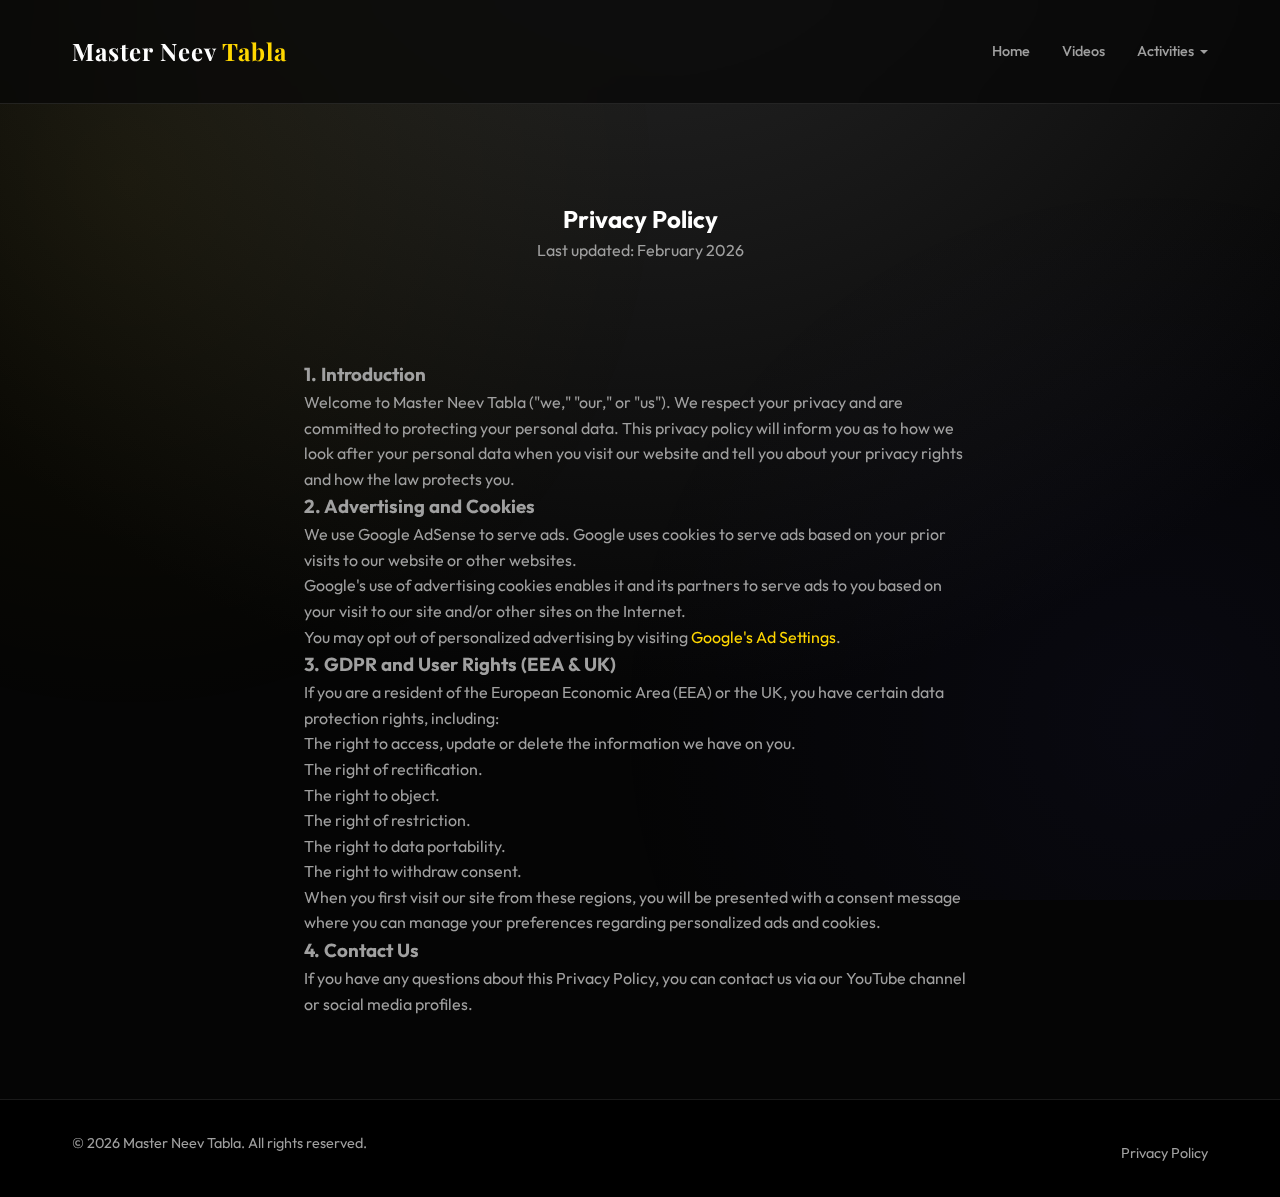
<file: privacy.html>
<!DOCTYPE html>
<html lang="en">

<head>
    <meta charset="UTF-8">
    <meta name="viewport" content="width=device-width, initial-scale=1.0">
    <title>Privacy Policy | Master Neev Tabla</title>
    <meta name="description"
        content="Privacy Policy for Master Neev Tabla regarding data collection, cookies, and advertising.">

    <!-- Fonts -->
    <link rel="preconnect" href="https://fonts.googleapis.com">
    <link rel="preconnect" href="https://fonts.gstatic.com" crossorigin>
    <link
        href="https://fonts.googleapis.com/css2?family=Outfit:wght@300;400;600;700&family=Playfair+Display:ital,wght@0,400;0,700;1,400&display=swap"
        rel="stylesheet">

    <!-- Styles -->
    <link rel="stylesheet" href="style.css?v=3">
</head>

<body>
    <div class="background-glow"></div>

    <header class="glass-header">
        <div class="container header-content">
            <h1 class="logo">Master Neev <span>Tabla</span></h1>
            <nav>
                <a href="index.html">Home</a>
                <a href="index.html#videos">Videos</a>
                <div class="nav-item-dropdown">
                    <span class="nav-dropdown-trigger"
                        style="font-size: 0.9rem; font-weight: 500; color: var(--text-secondary);">Activities</span>
                    <div class="nav-dropdown-menu">
                        <a href="quiz.html">Quiz</a>
                        <a href="game.html">Echo Game</a>
                    </div>
                </div>
            </nav>
        </div>
    </header>

    <main>
        <section class="section-header" style="padding-top: 200px;">
            <div class="container">
                <h2>Privacy Policy</h2>
                <p>Last updated: February 2026</p>
            </div>
        </section>

        <section class="container" style="max-width: 800px; padding-bottom: 50px; color: var(--text-secondary);">
            <div class="glass-card" style="padding: 2rem;">
                <h3>1. Introduction</h3>
                <p>Welcome to Master Neev Tabla ("we," "our," or "us"). We respect your privacy and are committed to
                    protecting your personal data. This privacy policy will inform you as to how we look after your
                    personal data when you visit our website and tell you about your privacy rights and how the law
                    protects you.</p>

                <h3>2. Advertising and Cookies</h3>
                <p>We use Google AdSense to serve ads. Google uses cookies to serve ads based on your prior visits to
                    our website or other websites.</p>
                <p>Google's use of advertising cookies enables it and its partners to serve ads to you based on your
                    visit to our site and/or other sites on the Internet.</p>
                <p>You may opt out of personalized advertising by visiting <a href="https://www.google.com/settings/ads"
                        target="_blank" style="color: var(--accent-color);">Google's Ad Settings</a>.</p>

                <h3>3. GDPR and User Rights (EEA & UK)</h3>
                <p>If you are a resident of the European Economic Area (EEA) or the UK, you have certain data protection
                    rights, including:</p>
                <ul>
                    <li>The right to access, update or delete the information we have on you.</li>
                    <li>The right of rectification.</li>
                    <li>The right to object.</li>
                    <li>The right of restriction.</li>
                    <li>The right to data portability.</li>
                    <li>The right to withdraw consent.</li>
                </ul>
                <p>When you first visit our site from these regions, you will be presented with a consent message where
                    you can manage your preferences regarding personalized ads and cookies.</p>

                <h3>4. Contact Us</h3>
                <p>If you have any questions about this Privacy Policy, you can contact us via our YouTube channel or
                    social media profiles.</p>
            </div>
        </section>
    </main>

    <footer>
        <div class="container footer-content">
            <p>&copy; 2026 Master Neev Tabla. All rights reserved.</p>
            <div class="footer-links" style="margin-top: 10px;">
                <a href="privacy.html"
                    style="color: var(--text-secondary); text-decoration: none; font-size: 0.9rem;">Privacy Policy</a>
            </div>
        </div>
    </footer>
</body>

</html>
</file>
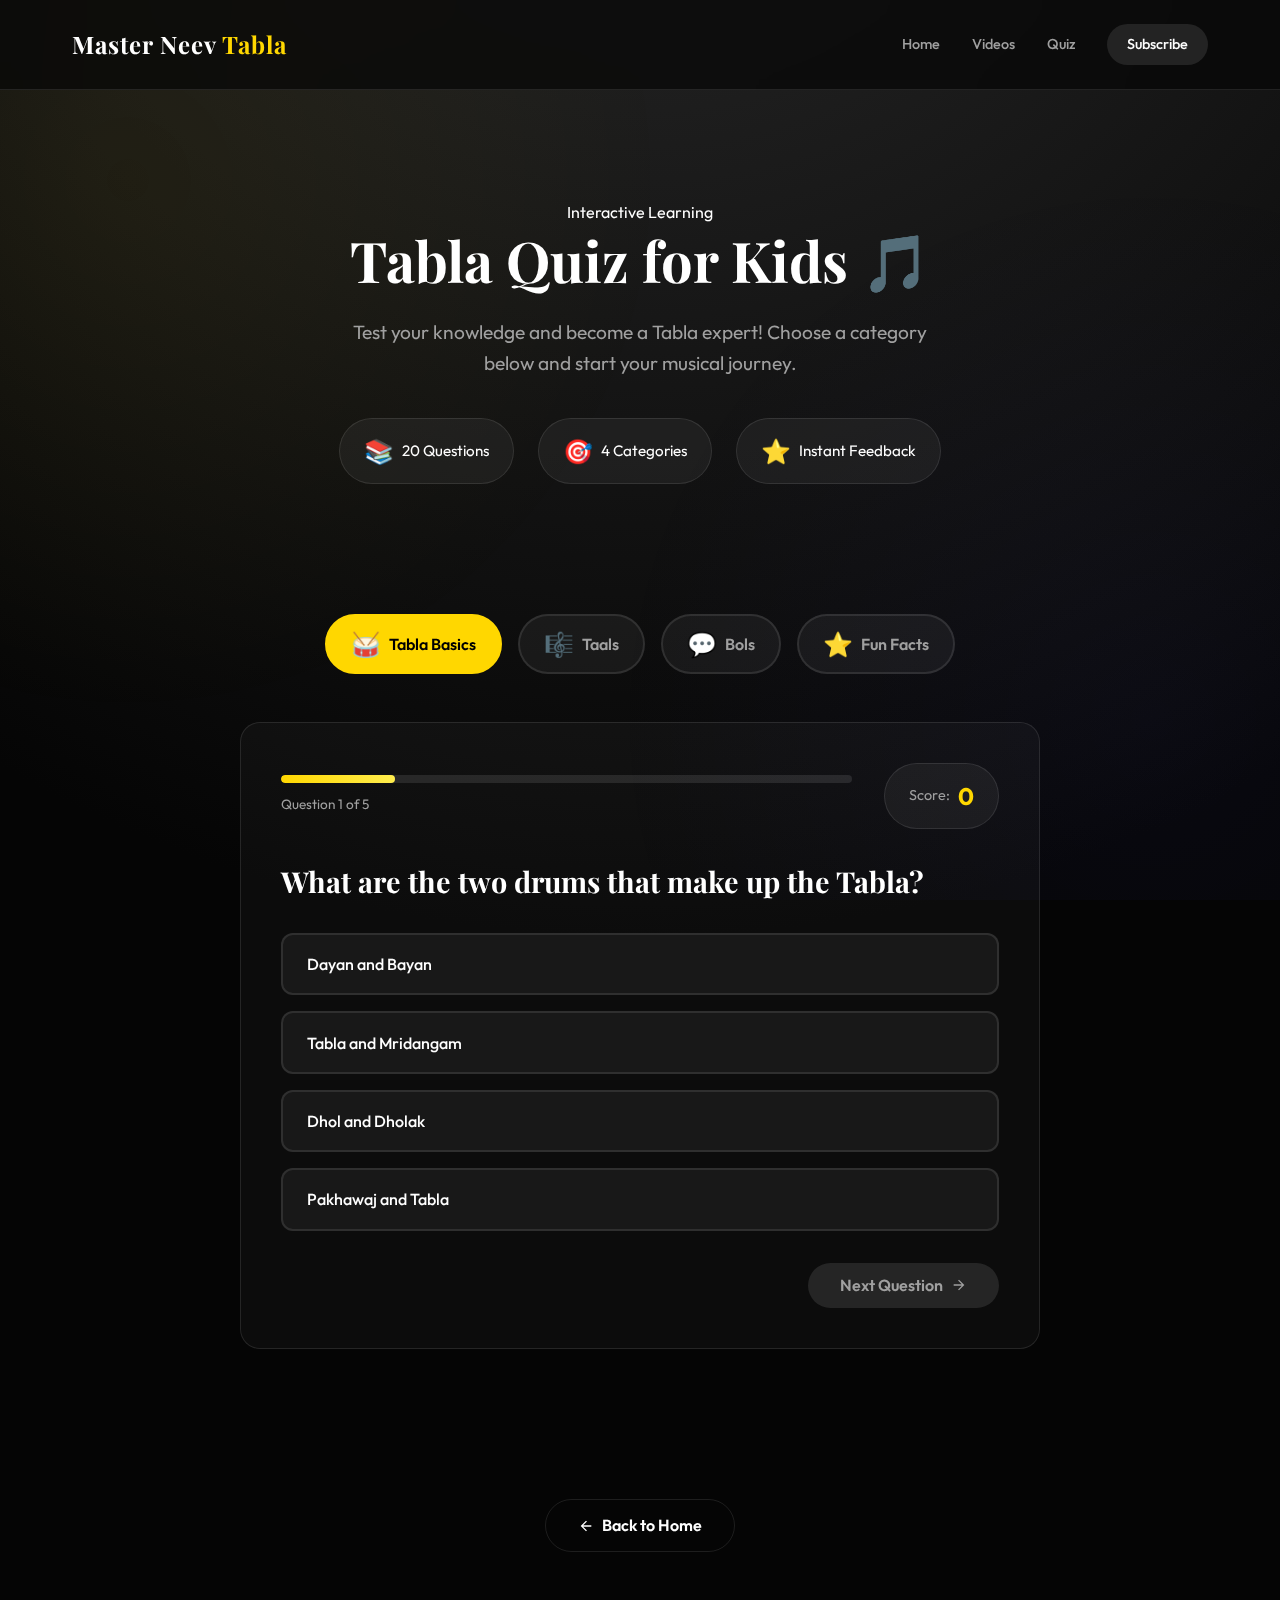
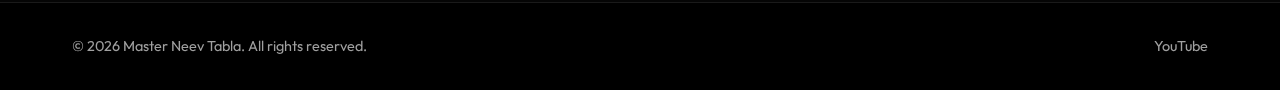
<file: quiz.html>
<!DOCTYPE html>
<html lang="en">

<head>
    <meta charset="UTF-8">
    <meta name="viewport" content="width=device-width, initial-scale=1.0">
    <meta name="description"
        content="Test your Tabla knowledge with fun interactive quizzes! Learn about Taals, Bols, and Indian Classical Music.">
    <meta name="keywords"
        content="Tabla Quiz, Tabla Learning, Taals Quiz, Bols Quiz, Indian Classical Music Quiz, Master Neev">
    <meta name="author" content="Master Neev">

    <!-- Social Sharing Previews -->
    <meta property="og:type" content="website">
    <meta property="og:url" content="http://masterneevtabla.live/quiz.html">
    <meta property="og:title" content="Tabla Quiz for Kids | Master Neev">
    <meta property="og:description"
        content="Test your Tabla knowledge with fun interactive quizzes! Learn about Taals, Bols, and more.">
    <meta property="og:image"
        content="https://yt3.googleusercontent.com/U9Wf2XmobgeVq06B8cUMparxE7P3XGxOThtiEqqGvww-UvTqmU4-H2NQPkxJ7zHYYwUgGgLA=s800-c-k-c0x00ffffff-no-rj">

    <title>Tabla Quiz for Kids | Master Neev</title>

    <link rel="preconnect" href="https://fonts.googleapis.com">
    <link rel="preconnect" href="https://fonts.gstatic.com" crossorigin>
    <link
        href="https://fonts.googleapis.com/css2?family=Outfit:wght@300;400;600;700&family=Playfair+Display:ital,wght@0,400;0,700;1,400&display=swap"
        rel="stylesheet">
    <link rel="stylesheet" href="style.css?v=2">
    <link rel="stylesheet" href="quiz-page.css">
    <script src="config.js" defer></script>
    <script src="quiz-page.js" defer></script>
</head>

<body>
    <div class="background-glow"></div>

    <header class="glass-header">
        <div class="container header-content">
            <h1 class="logo">Master Neev <span>Tabla</span></h1>
            <nav>
                <a href="index.html">Home</a>
                <a href="index.html#videos">Videos</a>
                <a href="quiz.html">Quiz</a>
                <a href="https://www.youtube.com/channel/UCnfSjNZZwVl4gs_ZVn9i1ug?sub_confirmation=1" target="_blank"
                    class="btn-primary-small">Subscribe</a>
            </nav>
        </div>
    </header>

    <main>
        <!-- Hero Section -->
        <section class="quiz-hero">
            <div class="container">
                <div class="quiz-hero-content">
                    <span class="eyebrow">Interactive Learning</span>
                    <h2>Tabla Quiz for Kids 🎵</h2>
                    <p>Test your knowledge and become a Tabla expert! Choose a category below and start your musical
                        journey.</p>
                    <div class="quiz-stats">
                        <div class="stat-badge">
                            <span class="stat-icon">📚</span>
                            <span>20 Questions</span>
                        </div>
                        <div class="stat-badge">
                            <span class="stat-icon">🎯</span>
                            <span>4 Categories</span>
                        </div>
                        <div class="stat-badge">
                            <span class="stat-icon">⭐</span>
                            <span>Instant Feedback</span>
                        </div>
                    </div>
                </div>
            </div>
        </section>

        <!-- Quiz Section -->
        <section class="quiz-main-section">
            <div class="container">
                <div class="quiz-categories">
                    <button class="quiz-category-btn active" data-category="basics">
                        <span class="category-emoji">🥁</span>
                        <span>Tabla Basics</span>
                    </button>
                    <button class="quiz-category-btn" data-category="taals">
                        <span class="category-emoji">🎼</span>
                        <span>Taals</span>
                    </button>
                    <button class="quiz-category-btn" data-category="bols">
                        <span class="category-emoji">💬</span>
                        <span>Bols</span>
                    </button>
                    <button class="quiz-category-btn" data-category="fun">
                        <span class="category-emoji">⭐</span>
                        <span>Fun Facts</span>
                    </button>
                </div>

                <div class="quiz-container">
                    <div class="quiz-header">
                        <div class="quiz-progress">
                            <div class="progress-bar">
                                <div class="progress-fill" id="quiz-progress"></div>
                            </div>
                            <span class="progress-text" id="progress-text">Question 1 of 5</span>
                        </div>
                        <div class="quiz-score">
                            <span class="score-label">Score:</span>
                            <span class="score-value" id="score-value">0</span>
                        </div>
                    </div>

                    <div class="quiz-content" id="quiz-content">
                        <div class="question-card">
                            <h4 class="question-text" id="question-text">Loading question...</h4>
                            <div class="answers-grid" id="answers-grid">
                                <!-- Answers will be populated by JavaScript -->
                            </div>
                        </div>
                    </div>

                    <div class="quiz-result hidden" id="quiz-result">
                        <div class="result-animation">
                            <div class="result-emoji" id="result-emoji">🎉</div>
                            <h3 class="result-title" id="result-title">Amazing!</h3>
                            <p class="result-message" id="result-message">You scored 5 out of 5!</p>
                            <div class="result-stars" id="result-stars">
                                <!-- Stars will be populated by JavaScript -->
                            </div>
                        </div>
                        <div class="result-actions">
                            <button class="btn-primary" id="restart-quiz">Try Again</button>
                            <button class="btn-secondary" id="change-category">Change Category</button>
                        </div>
                    </div>

                    <div class="quiz-actions">
                        <button class="btn-quiz-action" id="next-question" disabled>
                            Next Question
                            <svg viewBox="0 0 24 24" fill="currentColor" width="16" height="16">
                                <path d="M12 4l-1.41 1.41L16.17 11H4v2h12.17l-5.58 5.59L12 20l8-8z" />
                            </svg>
                        </button>
                    </div>
                </div>
            </div>
        </section>

        <!-- Call to Action Section -->
        <section class="cta-section" id="cta-section">
            <div class="container">
                <div class="cta-card glass-card">
                    <div class="cta-content">
                        <div class="cta-emoji">🎉</div>
                        <h3>Enjoyed the Quiz?</h3>
                        <p>Support Master Neev by subscribing to the YouTube channel and liking the videos. Join our
                            growing community of Tabla enthusiasts!</p>

                        <div class="cta-buttons">
                            <a href="https://www.youtube.com/channel/UCnfSjNZZwVl4gs_ZVn9i1ug?sub_confirmation=1"
                                target="_blank" class="btn-cta subscribe-btn">
                                <svg viewBox="0 0 24 24" fill="currentColor" width="24" height="24">
                                    <path
                                        d="M19.615 3.184c-3.604-.246-11.631-.245-15.23 0-3.897.266-4.356 2.62-4.385 8.816.029 6.185.484 8.549 4.385 8.816 3.6.245 11.626.246 15.23 0 3.897-.266 4.356-2.62 4.385-8.816-.029-6.185-.484-8.549-4.385-8.816zm-10.615 12.816v-8l8 3.993-8 4.007z" />
                                </svg>
                                Subscribe to Channel
                            </a>
                            <a href="https://www.youtube.com/channel/UCnfSjNZZwVl4gs_ZVn9i1ug" target="_blank"
                                class="btn-cta like-btn">
                                <svg viewBox="0 0 24 24" fill="currentColor" width="24" height="24">
                                    <path
                                        d="M1 21h4V9H1v12zm22-11c0-1.1-.9-2-2-2h-6.31l.95-4.57.03-.32c0-.41-.17-.79-.44-1.06L14.17 1 7.59 7.59C7.22 7.95 7 8.45 7 9v10c0 1.1.9 2 2 2h9c.83 0 1.54-.5 1.84-1.22l3.02-7.05c.09-.23.14-.47.14-.73v-1.91l-.01-.01L23 10z" />
                                </svg>
                                Like Our Videos
                            </a>
                        </div>

                        <div class="social-proof">
                            <div class="social-stat">
                                <span class="social-number" id="cta-subscribers">68</span>
                                <span class="social-label">Subscribers</span>
                            </div>
                            <div class="stat-divider"></div>
                            <div class="social-stat">
                                <span class="social-number" id="cta-videos">15+</span>
                                <span class="social-label">Videos</span>
                            </div>
                            <div class="stat-divider"></div>
                            <div class="social-stat">
                                <span class="social-number" id="cta-views">2.5K+</span>
                                <span class="social-label">Views</span>
                            </div>
                        </div>

                        <div class="share-quiz">
                            <p class="share-label">Share this quiz with friends:</p>
                            <div class="share-buttons-row">
                                <button class="share-btn whatsapp" title="Share on WhatsApp">
                                    <svg viewBox="0 0 24 24" fill="currentColor" width="20" height="20">
                                        <path
                                            d="M17.472 14.382c-.297-.149-1.758-.867-2.03-.967-.273-.099-.471-.148-.67.15-.197.297-.767.966-.94 1.164-.173.199-.347.223-.644.075-.297-.15-1.255-.463-2.39-1.475-.883-.788-1.48-1.761-1.653-2.059-.173-.297-.018-.458.13-.606.134-.133.298-.347.446-.52.149-.174.198-.298.298-.497.099-.198.05-.371-.025-.52-.075-.149-.669-1.612-.916-2.207-.242-.579-.487-.5-.669-.51-.173-.008-.371-.01-.57-.01-.198 0-.52.074-.792.372-.272.297-1.04 1.016-1.04 2.479 0 1.462 1.065 2.875 1.213 3.074.149.198 2.096 3.2 5.077 4.487.709.306 1.262.489 1.694.625.712.227 1.36.195 1.871.118.571-.085 1.758-.719 2.006-1.413.248-.694.248-1.289.173-1.413-.074-.124-.272-.198-.57-.347m-5.421 7.403h-.004a9.87 9.87 0 01-5.031-1.378l-.361-.214-3.741.982.998-3.648-.235-.374a9.86 9.86 0 01-1.51-5.26c.001-5.45 4.436-9.884 9.888-9.884 2.64 0 5.122 1.03 6.988 2.898a9.825 9.825 0 012.893 6.994c-.003 5.45-4.437 9.884-9.885 9.884m8.413-18.297A11.815 11.815 0 0012.05 0C5.495 0 .16 5.335.157 11.892c0 2.096.547 4.142 1.588 5.945L.057 24l6.305-1.654a11.882 11.882 0 005.683 1.448h.005c6.554 0 11.89-5.335 11.893-11.893a11.821 11.821 0 00-3.48-8.413Z" />
                                    </svg>
                                </button>
                                <button class="share-btn facebook" title="Share on Facebook">
                                    <svg viewBox="0 0 24 24" fill="currentColor" width="20" height="20">
                                        <path
                                            d="M24 12.073c0-6.627-5.373-12-12-12s-12 5.373-12 12c0 5.99 4.388 10.954 10.125 11.854v-8.385H7.078v-3.47h3.047V9.43c0-3.007 1.792-4.669 4.533-4.669 1.312 0 2.686.235 2.686.235v2.953H15.83c-1.491 0-1.956.925-1.956 1.874v2.25h3.328l-.532 3.47h-2.796v8.385C19.612 23.027 24 18.062 24 12.073z" />
                                    </svg>
                                </button>
                                <button class="share-btn twitter" title="Share on Twitter">
                                    <svg viewBox="0 0 24 24" fill="currentColor" width="20" height="20">
                                        <path
                                            d="M23.953 4.57a10 10 0 01-2.825.775 4.958 4.958 0 002.163-2.723c-.951.555-2.005.959-3.127 1.184a4.92 4.92 0 00-8.384 4.482C7.69 8.095 4.067 6.13 1.64 3.162a4.822 4.822 0 00-.666 2.475c0 1.71.87 3.213 2.188 4.096a4.904 4.904 0 01-2.228-.616v.06a4.923 4.923 0 003.946 4.827 4.996 4.996 0 01-2.212.085 4.936 4.936 0 004.604 3.417 9.867 9.867 0 01-6.102 2.105c-.39 0-.779-.023-1.17-.067a13.995 13.995 0 007.557 2.209c9.053 0 13.998-7.496 13.998-13.985 0-.21 0-.42-.015-.63A9.935 9.935 0 0024 4.59z" />
                                    </svg>
                                </button>
                                <button class="share-btn copy-link" title="Copy Link">
                                    <svg viewBox="0 0 24 24" fill="currentColor" width="20" height="20">
                                        <path
                                            d="M16 1H4c-1.1 0-2 .9-2 2v14h2V3h12V1zm3 4H8c-1.1 0-2 .9-2 2v14c0 1.1.9 2 2 2h11c1.1 0 2-.9 2-2V7c0-1.1-.9-2-2-2zm0 16H8V7h11v14z" />
                                    </svg>
                                    <span class="copy-feedback">Copied!</span>
                                </button>
                            </div>
                        </div>
                    </div>
                </div>
            </div>
        </section>

        <!-- Back to Home -->
        <section class="back-home-section">
            <div class="container">
                <a href="index.html" class="btn-secondary">
                    <svg viewBox="0 0 24 24" fill="currentColor" width="16" height="16">
                        <path d="M20 11H7.83l5.59-5.59L12 4l-8 8 8 8 1.41-1.41L7.83 13H20v-2z" />
                    </svg>
                    Back to Home
                </a>
            </div>
        </section>
    </main>

    <footer>
        <div class="container footer-content">
            <p>&copy; 2026 Master Neev Tabla. All rights reserved.</p>
            <div class="social-links">
                <a href="https://www.youtube.com/channel/UCnfSjNZZwVl4gs_ZVn9i1ug" target="_blank">YouTube</a>
            </div>
        </div>
    </footer>
</body>

</html>
</file>
<file: style.css>
:root {
    --bg-color: #050505;
    --bg-gradient: radial-gradient(circle at 50% -20%, #2a2a2a, #050505 60%);
    --card-bg: rgba(255, 255, 255, 0.03);
    --card-border: rgba(255, 255, 255, 0.1);
    --text-primary: #ffffff;
    --text-secondary: #a0a0a0;
    --accent-color: #ffd700;
    --accent-glow: rgba(255, 215, 0, 0.3);
    --font-heading: 'Playfair Display', serif;
    --font-body: 'Outfit', sans-serif;
    --transition: all 0.3s cubic-bezier(0.25, 0.8, 0.25, 1);
}

* {
    margin: 0;
    padding: 0;
    box-sizing: border-box;
}

body {
    font-family: var(--font-body);
    background-color: var(--bg-color);
    background-image: var(--bg-gradient);
    color: var(--text-primary);
    line-height: 1.6;
    overflow-x: hidden;
    min-height: 100vh;
}

a {
    text-decoration: none;
    color: inherit;
    transition: var(--transition);
}

ul {
    list-style: none;
}

img {
    max-width: 100%;
    display: block;
}

.container {
    max-width: 1200px;
    margin: 0 auto;
    padding: 0 2rem;
}

/* Background Effects */
.background-glow {
    position: fixed;
    top: 0;
    left: 0;
    width: 100%;
    height: 100%;
    pointer-events: none;
    background:
        radial-gradient(circle at 10% 20%, rgba(255, 215, 0, 0.05) 0%, transparent 40%),
        radial-gradient(circle at 90% 80%, rgba(100, 100, 255, 0.05) 0%, transparent 40%);
    z-index: -1;
}

/* Header */
.glass-header {
    position: fixed;
    top: 0;
    left: 0;
    width: 100%;
    padding: 1.5rem 0;
    background: rgba(5, 5, 5, 0.7);
    backdrop-filter: blur(20px);
    -webkit-backdrop-filter: blur(20px);
    border-bottom: 1px solid var(--card-border);
    z-index: 1000;
}

.header-content {
    display: flex;
    justify-content: space-between;
    align-items: center;
}

.logo {
    font-family: var(--font-heading);
    font-size: 1.5rem;
    font-weight: 700;
    letter-spacing: 1px;
}

.logo span {
    color: var(--accent-color);
}

nav {
    display: flex;
    gap: 2rem;
    align-items: center;
}

nav a {
    font-size: 0.9rem;
    font-weight: 500;
    color: var(--text-secondary);
}

nav a:hover {
    color: var(--text-primary);
}

/* Dropdown Menu */
.nav-item-dropdown {
    position: relative;
    display: inline-block;
    padding: 1rem 0;
    /* Add padding to bridge gap for hover */
}

.nav-dropdown-trigger {
    cursor: pointer;
    display: flex;
    align-items: center;
    gap: 4px;
}

.nav-dropdown-trigger::after {
    content: '';
    display: inline-block;
    width: 0;
    height: 0;
    margin-left: 2px;
    vertical-align: middle;
    border-top: 4px solid var(--text-secondary);
    border-right: 4px solid transparent;
    border-left: 4px solid transparent;
    transition: var(--transition);
}

.nav-dropdown-menu {
    position: absolute;
    top: 100%;
    left: 50%;
    transform: translateX(-50%) translateY(10px);
    background: rgba(10, 10, 10, 0.95);
    backdrop-filter: blur(20px);
    -webkit-backdrop-filter: blur(20px);
    min-width: 180px;
    border: 1px solid var(--card-border);
    border-radius: 12px;
    padding: 0.5rem;
    opacity: 0;
    visibility: hidden;
    transition: all 0.3s ease;
    box-shadow: 0 10px 40px rgba(0, 0, 0, 0.5);
    z-index: 1100;
}

.nav-item-dropdown:hover .nav-dropdown-menu {
    opacity: 1;
    visibility: visible;
    transform: translateX(-50%) translateY(0);
}

.nav-item-dropdown:hover .nav-dropdown-trigger::after {
    transform: rotate(180deg);
    border-top-color: var(--accent-color);
}

.nav-dropdown-menu a {
    display: block;
    padding: 0.8rem 1rem;
    color: var(--text-secondary);
    text-align: left;
    border-radius: 8px;
    transition: var(--transition);
    white-space: nowrap;
}

.nav-dropdown-menu a:hover {
    background: rgba(255, 255, 255, 0.05);
    color: var(--accent-color);
    padding-left: 1.2rem;
    /* Slide effect */
}

.btn-primary-small {
    background: rgba(255, 255, 255, 0.1);
    padding: 0.5rem 1.2rem;
    border-radius: 50px;
    color: var(--text-primary) !important;
    border: 1px solid transparent;
}

.btn-primary-small:hover {
    background: var(--accent-color);
    color: #000 !important;
    transform: translateY(-2px);
    box-shadow: 0 4px 15px var(--accent-glow);
}

/* Hero Section */
.hero-section {
    padding-top: 200px;
    padding-bottom: 100px;
    min-height: 90vh;
    display: flex;
    align-items: center;
}

.hero-layout {
    display: grid;
    grid-template-columns: 1fr 1fr;
    gap: 4rem;
    align-items: center;
}

.hero-text .eyebrow {
    text-transform: uppercase;
    letter-spacing: 3px;
    font-size: 0.8rem;
    color: var(--accent-color);
    margin-bottom: 1rem;
    display: block;
}

.hero-text h2 {
    font-family: var(--font-heading);
    font-size: 4rem;
    line-height: 1.1;
    margin-bottom: 1.5rem;
}

.gradient-text {
    background: linear-gradient(135deg, #fff 0%, #a0a0a0 100%);
    background-clip: text;
    -webkit-background-clip: text;
    -webkit-text-fill-color: transparent;
}

.hero-text p {
    color: var(--text-secondary);
    font-size: 1.1rem;
    max-width: 500px;
    margin-bottom: 2.5rem;
}

.hero-buttons {
    display: flex;
    gap: 1rem;
}

.btn-primary,
.btn-secondary,
.btn-cta {
    display: inline-flex;
    align-items: center;
    justify-content: center;
    gap: 0.5rem;
    padding: 0.8rem 2rem;
    border-radius: 50px;
    font-weight: 600;
    cursor: pointer;
    transition: var(--transition);
}

.btn-primary {
    background: var(--accent-color);
    color: #000;
    box-shadow: 0 0 20px var(--accent-glow);
}

.btn-primary:hover {
    background: #e6c200;
    transform: translateY(-3px);
    box-shadow: 0 10px 30px var(--accent-glow);
}

.btn-secondary {
    background: transparent;
    border: 1px solid var(--card-border);
    color: var(--text-primary);
}

.btn-secondary:hover {
    border-color: var(--text-primary);
    background: rgba(255, 255, 225, 0.05);
}

.hero-image-wrapper {
    position: relative;
    display: flex;
    justify-content: center;
}

.image-halo {
    position: absolute;
    width: 100%;
    height: 100%;
    border-radius: 50%;
    background: radial-gradient(circle, var(--accent-glow) 0%, transparent 70%);
    transform: scale(1.2);
    z-index: -1;
    animation: pulse 4s infinite;
}

.hero-profile-img {
    width: 400px;
    height: 400px;
    object-fit: cover;
    border-radius: 50%;
    border: 2px solid var(--card-border);
    box-shadow: 0 20px 50px rgba(0, 0, 0, 0.5);
}

@keyframes pulse {
    0% {
        transform: scale(1.2);
        opacity: 0.5;
    }

    50% {
        transform: scale(1.3);
        opacity: 0.8;
    }

    100% {
        transform: scale(1.2);
        opacity: 0.5;
    }
}

/* Video Section */
.videos-section {
    padding: 100px 0;
}

.section-header {
    text-align: center;
    margin-bottom: 4rem;
}

.section-header h3 {
    font-family: var(--font-heading);
    font-size: 2.5rem;
    margin-bottom: 0.5rem;
}

.section-header p {
    color: var(--text-secondary);
}

.video-grid {
    display: grid;
    grid-template-columns: repeat(auto-fill, minmax(320px, 1fr));
    gap: 2rem;
}

/* Channel Stats */
.category-title {
    font-family: var(--font-heading);
    font-size: 1.8rem;
    margin-bottom: 2rem;
    color: #fff;
    border-left: 4px solid var(--accent-color);
    padding-left: 1rem;
}

.channel-stats-row {
    display: flex;
    align-items: center;
    gap: 1.5rem;
    margin-bottom: 2rem;
    padding: 1rem 1.5rem;
    background: rgba(255, 255, 255, 0.05);
    border-radius: 12px;
    border: 1px solid var(--card-border);
    width: fit-content;
}

.stat-item {
    display: flex;
    flex-direction: column;
}

.stat-number {
    font-size: 1.2rem;
    font-weight: 700;
    color: var(--accent-color);
    line-height: 1;
}

.stat-label {
    font-size: 0.8rem;
    color: var(--text-secondary);
    text-transform: uppercase;
    letter-spacing: 1px;
}

.stat-divider {
    width: 1px;
    height: 30px;
    background: var(--card-border);
}

/* Video Card Tweaks */
.video-card {
    background: #0f0f0f;
    border: 1px solid var(--card-border);
    border-radius: 12px;
    overflow: hidden;
    transition: var(--transition);
    display: flex;
    flex-direction: column;
    height: 100%;
}

.video-thumbnail {
    width: 100%;
    aspect-ratio: 16/9;
    position: relative;
    cursor: pointer;
    background: #000;
    display: block;
}

.video-thumbnail img {
    width: 100%;
    height: 100%;
    object-fit: cover;
}

.play-button {
    position: absolute;
    top: 50%;
    left: 50%;
    transform: translate(-50%, -50%);
    width: 60px;
    height: 60px;
    background: rgba(0, 0, 0, 0.7);
    border-radius: 50%;
    display: flex;
    align-items: center;
    justify-content: center;
    transition: var(--transition);
    pointer-events: none;
}

.play-button svg {
    width: 28px;
    height: 28px;
    color: #fff;
    margin-left: 3px;
    /* Slight offset to visually center the triangle */
}

.video-thumbnail:hover .play-button {
    background: rgba(255, 0, 0, 0.9);
    transform: translate(-50%, -50%) scale(1.1);
}

.video-info {
    flex: 1;
    padding: 1.25rem;
    background: #1a1a1a;
    display: flex;
    flex-direction: column;
    justify-content: space-between;
    gap: 1rem;
    border-top: 1px solid var(--card-border);
}

.video-info h4 {
    color: #fff;
    font-weight: 600;
}

.video-meta {
    display: flex;
    align-items: center;
    gap: 0.5rem;
    font-size: 0.85rem;
    color: var(--text-secondary);
}

.meta-dot {
    font-size: 1.2rem;
    line-height: 0.5;
}

.video-actions-row {
    display: flex;
    gap: 1rem;
    margin-bottom: 0.5rem;
}

.stat-badge {
    display: flex;
    align-items: center;
    gap: 0.4rem;
    font-size: 0.85rem;
    color: var(--text-secondary);
    background: rgba(255, 255, 255, 0.05);
    padding: 0.3rem 0.6rem;
    border-radius: 4px;
}

.stat-badge.likes {
    color: #aaa;
}

.btn-watch-youtube {
    display: inline-flex;
    align-items: center;
    justify-content: center;
    gap: 0.5rem;
    width: 100%;
    padding: 0.8rem;
    background: #ff0000;
    color: #fff;
    border-radius: 8px;
    font-weight: 600;
    font-size: 0.9rem;
    transition: var(--transition);
}

.btn-watch-youtube:hover {
    background: #cc0000;
    transform: translateY(-2px);
    box-shadow: 0 4px 12px rgba(255, 0, 0, 0.3);
}

.btn-watch-youtube svg {
    transition: transform 0.3s ease;
}

.btn-watch-youtube:hover svg {
    transform: translateX(3px);
}

/* Share Section */
.share-section {
    margin: 1rem 0;
    padding-top: 1rem;
    border-top: 1px solid var(--card-border);
}

.share-label {
    font-size: 0.85rem;
    color: var(--text-secondary);
    margin-bottom: 0.5rem;
    font-weight: 500;
}

.share-buttons {
    display: flex;
    gap: 0.5rem;
    flex-wrap: wrap;
}

.share-btn {
    position: relative;
    width: 36px;
    height: 36px;
    border-radius: 8px;
    border: 1px solid var(--card-border);
    background: rgba(255, 255, 255, 0.05);
    color: var(--text-secondary);
    cursor: pointer;
    transition: var(--transition);
    display: flex;
    align-items: center;
    justify-content: center;
    padding: 0;
}

.share-btn:hover {
    transform: translateY(-2px);
    border-color: transparent;
}

.share-btn.whatsapp:hover {
    background: #25D366;
    color: #fff;
}

.share-btn.instagram:hover {
    background: linear-gradient(45deg, #f09433 0%, #e6683c 25%, #dc2743 50%, #cc2366 75%, #bc1888 100%);
    color: #fff;
}

.share-btn.instagram .copy-feedback {
    width: max-content;
    min-width: 180px;
}

.share-btn.facebook:hover {
    background: #1877F2;
    color: #fff;
}

.share-btn.twitter:hover {
    background: #1DA1F2;
    color: #fff;
}

.share-btn.copy-link:hover {
    background: var(--accent-color);
    color: #000;
}

.copy-feedback {
    position: absolute;
    top: -35px;
    left: 50%;
    transform: translateX(-50%);
    background: var(--accent-color);
    color: #000;
    padding: 0.4rem 0.8rem;
    border-radius: 6px;
    font-size: 0.75rem;
    font-weight: 600;
    white-space: nowrap;
    opacity: 0;
    pointer-events: none;
    transition: opacity 0.3s ease;
}

.copy-feedback::after {
    content: '';
    position: absolute;
    bottom: -4px;
    left: 50%;
    transform: translateX(-50%);
    width: 0;
    height: 0;
    border-left: 4px solid transparent;
    border-right: 4px solid transparent;
    border-top: 4px solid var(--accent-color);
}

.copy-feedback.show {
    opacity: 1;
}


/* Advertisement Section */
.ad-section {
    padding: 3rem 0;
    width: 100%;
}

.ad-wrapper {
    background: rgba(255, 255, 255, 0.02);
    border: 1px solid var(--card-border);
    border-radius: 12px;
    padding: 2rem;
    text-align: center;
    position: relative;
    /* overflow: hidden; Removed to allow ad expansion */
    min-height: 280px;
    /* Approximate height for a responsive ad */
    display: block;
    /* Ensure block formatting context */
    width: 100%;
    /* Explicit width is crucial */
}

/* Ensure AdSense placeholder has size if initially empty */
.ad-wrapper ins {
    display: inline-block;
    width: 100%;
    min-width: 300px;
}

.ad-label {
    display: block;
    font-size: 0.75rem;
    text-transform: uppercase;
    letter-spacing: 2px;
    color: var(--text-secondary);
    margin-bottom: 1rem;
    opacity: 0.6;
}

/* About Section */
.about-section {
    padding: 100px 0;
    position: relative;
}

.about-content {
    display: grid;
    grid-template-columns: 1fr 1fr;
    gap: 4rem;
    align-items: center;
}

.about-text h3 {
    font-family: var(--font-heading);
    font-size: 2.5rem;
    margin-bottom: 1.5rem;
}

.about-text p {
    color: var(--text-secondary);
    margin-bottom: 1.5rem;
    font-size: 1.1rem;
}

.about-visual {
    position: relative;
    border-radius: 20px;
    overflow: hidden;
    border: 1px solid var(--card-border);
}

.about-visual img {
    width: 100%;
    transition: transform 0.5s ease;
}

.about-visual:hover img {
    transform: scale(1.05);
}

/* Learning Highlights */
.features-section {
    padding: 80px 0;
    background: rgba(255, 255, 255, 0.02);
}

.features-grid {
    display: grid;
    grid-template-columns: repeat(auto-fit, minmax(300px, 1fr));
    gap: 2rem;
    margin-top: 3rem;
}

.feature-card {
    background: rgba(255, 255, 255, 0.03);
    border: 1px solid var(--card-border);
    padding: 2.5rem;
    border-radius: 20px;
    transition: var(--transition);
}

.feature-card:hover {
    transform: translateY(-5px);
    background: rgba(255, 255, 255, 0.05);
    border-color: var(--accent-color);
}

.feature-icon {
    width: 60px;
    height: 60px;
    border-radius: 50%;
    background: var(--accent-glow);
    color: var(--accent-color);
    display: flex;
    align-items: center;
    justify-content: center;
    margin-bottom: 1.5rem;
}

.feature-card h4 {
    font-size: 1.5rem;
    margin-bottom: 1rem;
    color: #fff;
}

.feature-card p {
    color: var(--text-secondary);
}

/* Testimonials */
.testimonials-grid {
    display: grid;
    grid-template-columns: repeat(auto-fit, minmax(300px, 1fr));
    gap: 2rem;
    margin-top: 3rem;
}

.testimonial-card {
    background: linear-gradient(145deg, #111, #0a0a0a);
    padding: 2rem;
    border-radius: 15px;
    border: 1px solid var(--card-border);
    position: relative;
}

.quote-icon {
    font-family: serif;
    font-size: 4rem;
    color: rgba(255, 255, 255, 0.1);
    position: absolute;
    top: 1rem;
    right: 2rem;
    line-height: 1;
}

.testimonial-text {
    font-style: italic;
    color: #d0d0d0;
    margin-bottom: 1.5rem;
    position: relative;
    z-index: 1;
}

.testimonial-author {
    display: flex;
    align-items: center;
    gap: 1rem;
}

.author-avatar {
    width: 40px;
    height: 40px;
    border-radius: 50%;
    background: var(--accent-color);
    color: #000;
    display: flex;
    align-items: center;
    justify-content: center;
    font-weight: 700;
}

.author-info h5 {
    color: #fff;
    font-size: 0.95rem;
}

.author-info span {
    font-size: 0.8rem;
    color: var(--text-secondary);
}

/* Subscribe Section */
.subscribe-section {
    padding: 100px 0;
}

.subscribe-card {
    background: linear-gradient(135deg, rgba(255, 255, 255, 0.05), rgba(255, 255, 255, 0.02));
    padding: 4rem;
    border-radius: 30px;
    border: 1px solid var(--card-border);
    text-align: center;
    position: relative;
    overflow: hidden;
}

.subscribe-card::before {
    content: '';
    position: absolute;
    top: -50%;
    left: -50%;
    width: 200%;
    height: 200%;
    background: radial-gradient(circle, rgba(255, 215, 0, 0.1) 0%, transparent 60%);
    animation: rotate 20s linear infinite;
    z-index: 0;
}

@keyframes rotate {
    from {
        transform: rotate(0deg);
    }

    to {
        transform: rotate(360deg);
    }
}

.subscribe-content {
    position: relative;
    z-index: 1;
}

.subscribe-content h3 {
    font-family: var(--font-heading);
    font-size: 2.5rem;
    margin-bottom: 1rem;
}

.subscribe-content p {
    color: var(--text-secondary);
    max-width: 600px;
    margin: 0 auto 2rem;
}

.btn-cta {
    background: #ff0000;
    /* YouTube Red */
    color: #fff;
    font-size: 1.1rem;
    padding: 1rem 3rem;
}

.btn-cta:hover {
    background: #cc0000;
    box-shadow: 0 10px 30px rgba(255, 0, 0, 0.3);
}

/* Footer */
footer {
    padding: 2rem 0;
    border-top: 1px solid var(--card-border);
    background: #000;
}

.footer-content {
    display: flex;
    justify-content: space-between;
    color: var(--text-secondary);
    font-size: 0.9rem;
}

.social-links a {
    color: var(--text-secondary);
}

.social-links a:hover {
    color: var(--accent-color);
}

/* Quiz Section */
.quiz-section {
    padding: 100px 0;
    background: rgba(255, 255, 255, 0.02);
}

.quiz-categories {
    display: flex;
    gap: 1rem;
    justify-content: center;
    margin-bottom: 3rem;
    flex-wrap: wrap;
}

.quiz-category-btn {
    display: flex;
    align-items: center;
    gap: 0.5rem;
    padding: 0.8rem 1.5rem;
    background: rgba(255, 255, 255, 0.05);
    border: 2px solid var(--card-border);
    border-radius: 50px;
    color: var(--text-secondary);
    font-size: 1rem;
    font-weight: 600;
    cursor: pointer;
    transition: var(--transition);
    font-family: var(--font-body);
}

.quiz-category-btn .category-emoji {
    font-size: 1.5rem;
}

.quiz-category-btn:hover {
    background: rgba(255, 255, 255, 0.1);
    border-color: var(--accent-color);
    color: var(--text-primary);
    transform: translateY(-2px);
}

.quiz-category-btn.active {
    background: var(--accent-color);
    border-color: var(--accent-color);
    color: #000;
}

.quiz-container {
    max-width: 800px;
    margin: 0 auto;
    background: rgba(255, 255, 255, 0.03);
    border: 1px solid var(--card-border);
    border-radius: 20px;
    padding: 2.5rem;
}

.quiz-header {
    display: flex;
    justify-content: space-between;
    align-items: center;
    margin-bottom: 2rem;
    gap: 2rem;
}

.quiz-progress {
    flex: 1;
}

.progress-bar {
    width: 100%;
    height: 8px;
    background: rgba(255, 255, 255, 0.1);
    border-radius: 10px;
    overflow: hidden;
    margin-bottom: 0.5rem;
}

.progress-fill {
    height: 100%;
    background: linear-gradient(90deg, var(--accent-color), #ffed4e);
    border-radius: 10px;
    transition: width 0.3s ease;
    width: 0%;
}

.progress-text {
    font-size: 0.85rem;
    color: var(--text-secondary);
}

.quiz-score {
    display: flex;
    align-items: center;
    gap: 0.5rem;
    background: rgba(255, 255, 255, 0.05);
    padding: 0.8rem 1.5rem;
    border-radius: 50px;
    border: 1px solid var(--card-border);
}

.score-label {
    font-size: 0.9rem;
    color: var(--text-secondary);
}

.score-value {
    font-size: 1.5rem;
    font-weight: 700;
    color: var(--accent-color);
}

.quiz-content {
    min-height: 300px;
}

.question-card {
    animation: slideIn 0.4s ease;
}

@keyframes slideIn {
    from {
        opacity: 0;
        transform: translateX(20px);
    }

    to {
        opacity: 1;
        transform: translateX(0);
    }
}

.question-text {
    font-family: var(--font-heading);
    font-size: 1.8rem;
    color: #fff;
    margin-bottom: 2rem;
    line-height: 1.4;
}

.answers-grid {
    display: grid;
    grid-template-columns: 1fr;
    gap: 1rem;
}

.answer-btn {
    padding: 1.2rem 1.5rem;
    background: rgba(255, 255, 255, 0.05);
    border: 2px solid var(--card-border);
    border-radius: 12px;
    color: var(--text-primary);
    font-size: 1rem;
    font-weight: 500;
    cursor: pointer;
    transition: var(--transition);
    text-align: left;
    font-family: var(--font-body);
}

.answer-btn:hover:not(.correct):not(.incorrect):not(:disabled) {
    background: rgba(255, 255, 255, 0.1);
    border-color: var(--accent-color);
    transform: translateX(5px);
}

.answer-btn.correct {
    background: rgba(34, 197, 94, 0.2);
    border-color: #22c55e;
    color: #22c55e;
    animation: correctPulse 0.5s ease;
}

.answer-btn.incorrect {
    background: rgba(239, 68, 68, 0.2);
    border-color: #ef4444;
    color: #ef4444;
    animation: shake 0.5s ease;
}

@keyframes correctPulse {

    0%,
    100% {
        transform: scale(1);
    }

    50% {
        transform: scale(1.02);
    }
}

@keyframes shake {

    0%,
    100% {
        transform: translateX(0);
    }

    25% {
        transform: translateX(-10px);
    }

    75% {
        transform: translateX(10px);
    }
}

.answer-btn:disabled {
    cursor: not-allowed;
    opacity: 0.6;
}

.quiz-actions {
    margin-top: 2rem;
    display: flex;
    justify-content: flex-end;
}

.btn-quiz-action {
    display: inline-flex;
    align-items: center;
    gap: 0.5rem;
    padding: 0.8rem 2rem;
    background: var(--accent-color);
    color: #000;
    border: none;
    border-radius: 50px;
    font-weight: 600;
    font-size: 1rem;
    cursor: pointer;
    transition: var(--transition);
    font-family: var(--font-body);
}

.btn-quiz-action:hover:not(:disabled) {
    background: #e6c200;
    transform: translateY(-2px);
    box-shadow: 0 10px 30px var(--accent-glow);
}

.btn-quiz-action:disabled {
    background: rgba(255, 255, 255, 0.1);
    color: var(--text-secondary);
    cursor: not-allowed;
}

.quiz-result {
    text-align: center;
    padding: 2rem 0;
}

.quiz-result.hidden {
    display: none;
}

.result-animation {
    animation: resultFadeIn 0.6s ease;
}

@keyframes resultFadeIn {
    from {
        opacity: 0;
        transform: scale(0.8);
    }

    to {
        opacity: 1;
        transform: scale(1);
    }
}

.result-emoji {
    font-size: 5rem;
    margin-bottom: 1rem;
    animation: bounce 1s ease infinite;
}

@keyframes bounce {

    0%,
    100% {
        transform: translateY(0);
    }

    50% {
        transform: translateY(-20px);
    }
}

.result-title {
    font-family: var(--font-heading);
    font-size: 2.5rem;
    color: var(--accent-color);
    margin-bottom: 1rem;
}

.result-message {
    font-size: 1.2rem;
    color: var(--text-secondary);
    margin-bottom: 1.5rem;
}

.result-stars {
    display: flex;
    justify-content: center;
    gap: 0.5rem;
    margin-bottom: 2rem;
    font-size: 2rem;
}

.star {
    animation: starPop 0.3s ease forwards;
    opacity: 0;
}

.star:nth-child(1) {
    animation-delay: 0.1s;
}

.star:nth-child(2) {
    animation-delay: 0.2s;
}

.star:nth-child(3) {
    animation-delay: 0.3s;
}

.star:nth-child(4) {
    animation-delay: 0.4s;
}

.star:nth-child(5) {
    animation-delay: 0.5s;
}

@keyframes starPop {
    0% {
        opacity: 0;
        transform: scale(0);
    }

    50% {
        transform: scale(1.2);
    }

    100% {
        opacity: 1;
        transform: scale(1);
    }
}

.quiz-result .btn-primary,
.quiz-result .btn-secondary {
    margin: 0.5rem;
}

@keyframes fadeIn {
    to {
        opacity: 1;
    }
}

/* Responsive */
@media (max-width: 768px) {
    .header-content {
        flex-direction: column;
        gap: 1rem;
    }

    .hero-layout {
        grid-template-columns: 1fr;
        text-align: center;
        gap: 2rem;
    }

    .hero-text h2 {
        font-size: 2.5rem;
    }

    .hero-text p {
        margin: 0 auto 2rem;
    }

    .hero-buttons {
        justify-content: center;
    }

    .hero-profile-img {
        width: 300px;
        height: 300px;
    }

    /* About Section Mobile */
    .about-content {
        grid-template-columns: 1fr;
        gap: 2rem;
    }

    .about-visual {
        order: -1;
        /* Show image first on mobile */
    }

    .about-visual img {
        width: 100%;
        height: auto;
        object-fit: cover;
        max-height: 300px;
    }

    .about-text {
        text-align: center;
    }

    .about-text h3 {
        font-size: 2rem;
    }

    .about-text p {
        font-size: 1rem;
    }

    .about-text .btn-secondary {
        display: inline-flex;
    }

    .subscribe-card {
        padding: 2rem;
    }

    /* Quiz Section Mobile */
    .quiz-categories {
        gap: 0.5rem;
    }

    .quiz-category-btn {
        padding: 0.6rem 1rem;
        font-size: 0.9rem;
    }

    .quiz-category-btn .category-emoji {
        font-size: 1.2rem;
    }

    .quiz-container {
        padding: 1.5rem;
    }

    .quiz-header {
        flex-direction: column;
        gap: 1rem;
        align-items: stretch;
    }

    .quiz-score {
        justify-content: center;
    }

    .question-text {
        font-size: 1.4rem;
    }

    .answer-btn {
        padding: 1rem;
        font-size: 0.95rem;
    }

    .result-emoji {
        font-size: 3.5rem;
    }

    .result-title {
        font-size: 2rem;
    }

    .result-message {
        font-size: 1rem;
    }

    .result-stars {
        font-size: 1.5rem;
    }
}

/* Top Stats Bar (Floating Ticker) */
.top-stats-bar {
    position: fixed;
    top: 110px;
    /* positioned below the header */
    left: 0;
    width: 100%;
    display: flex;
    justify-content: center;
    z-index: 900;
    pointer-events: none;
    transition: all 0.3s ease;
}

.stats-ticker {
    pointer-events: auto;
    background: rgba(15, 15, 20, 0.85);
    backdrop-filter: blur(10px);
    -webkit-backdrop-filter: blur(10px);
    border: 1px solid rgba(255, 255, 255, 0.15);
    border-radius: 50px;
    padding: 0.5rem 1.5rem;
    display: flex;
    align-items: center;
    gap: 1.5rem;
    box-shadow: 0 4px 20px rgba(0, 0, 0, 0.4);
    animation: slideInDown 0.6s cubic-bezier(0.2, 0.8, 0.2, 1) forwards;
    transform: translateY(-20px);
    opacity: 0;
}

@keyframes slideInDown {
    to {
        transform: translateY(0);
        opacity: 1;
    }
}

.ticker-item {
    display: flex;
    flex-direction: column;
    align-items: center;
    line-height: 1.1;
}

.ticker-value {
    color: var(--accent-color);
    font-weight: 700;
    font-size: 1rem;
    font-family: var(--font-body);
}

.ticker-label {
    color: #ccc;
    font-size: 0.65rem;
    text-transform: uppercase;
    letter-spacing: 1px;
    margin-top: 2px;
}

.ticker-sep {
    width: 1px;
    height: 24px;
    background: rgba(255, 255, 255, 0.15);
}

/* Responsive Ticker */
@media (max-width: 768px) {
    .top-stats-bar {
        top: 80px;
    }

    .stats-ticker {
        padding: 0.3rem 1rem;
        gap: 1rem;
        transform: scale(0.9);
    }
}
</file>
<file: quiz-page.css>
/* Quiz Page Specific Styles */

/* Quiz Hero Section */
.quiz-hero {
    padding-top: 200px;
    padding-bottom: 80px;
    text-align: center;
}

.quiz-hero-content {
    max-width: 800px;
    margin: 0 auto;
}

.quiz-hero h2 {
    font-family: var(--font-heading);
    font-size: 3.5rem;
    margin-bottom: 1.5rem;
    line-height: 1.2;
}

.quiz-hero p {
    font-size: 1.2rem;
    color: var(--text-secondary);
    margin-bottom: 2.5rem;
    max-width: 600px;
    margin-left: auto;
    margin-right: auto;
}

.quiz-stats {
    display: flex;
    gap: 1.5rem;
    justify-content: center;
    flex-wrap: wrap;
}

.quiz-stats .stat-badge {
    display: flex;
    align-items: center;
    gap: 0.5rem;
    background: rgba(255, 255, 255, 0.05);
    padding: 0.8rem 1.5rem;
    border-radius: 50px;
    border: 1px solid var(--card-border);
    font-size: 0.95rem;
    color: var(--text-primary);
}

.stat-icon {
    font-size: 1.5rem;
}

/* Quiz Main Section */
.quiz-main-section {
    padding: 50px 0 100px;
}

/* CTA Section */
.cta-section {
    padding: 100px 0;
    background: rgba(255, 255, 255, 0.02);
}

.cta-card {
    background: linear-gradient(135deg, rgba(255, 255, 255, 0.05), rgba(255, 255, 255, 0.02));
    padding: 4rem;
    border-radius: 30px;
    border: 1px solid var(--card-border);
    text-align: center;
    position: relative;
    overflow: hidden;
}

.cta-card::before {
    content: '';
    position: absolute;
    top: -50%;
    left: -50%;
    width: 200%;
    height: 200%;
    background: radial-gradient(circle, rgba(255, 215, 0, 0.1) 0%, transparent 60%);
    animation: rotate 20s linear infinite;
    z-index: 0;
}

.cta-content {
    position: relative;
    z-index: 1;
}

.cta-emoji {
    font-size: 4rem;
    margin-bottom: 1.5rem;
    animation: bounce 2s ease infinite;
}

.cta-card h3 {
    font-family: var(--font-heading);
    font-size: 2.5rem;
    margin-bottom: 1rem;
    color: var(--accent-color);
}

.cta-card p {
    color: var(--text-secondary);
    font-size: 1.1rem;
    max-width: 600px;
    margin: 0 auto 2.5rem;
    line-height: 1.8;
}

.cta-buttons {
    display: flex;
    gap: 1rem;
    justify-content: center;
    margin-bottom: 3rem;
    flex-wrap: wrap;
}

.btn-cta {
    display: inline-flex;
    align-items: center;
    gap: 0.5rem;
    padding: 1rem 2.5rem;
    border-radius: 50px;
    font-weight: 600;
    font-size: 1rem;
    cursor: pointer;
    transition: var(--transition);
    border: none;
    font-family: var(--font-body);
}

.subscribe-btn {
    background: #ff0000;
    color: #fff;
    box-shadow: 0 0 20px rgba(255, 0, 0, 0.3);
}

.subscribe-btn:hover {
    background: #cc0000;
    transform: translateY(-3px);
    box-shadow: 0 10px 30px rgba(255, 0, 0, 0.5);
}

.like-btn {
    background: var(--accent-color);
    color: #000;
    box-shadow: 0 0 20px var(--accent-glow);
}

.like-btn:hover {
    background: #e6c200;
    transform: translateY(-3px);
    box-shadow: 0 10px 30px var(--accent-glow);
}

/* Social Proof */
.social-proof {
    display: flex;
    align-items: center;
    justify-content: center;
    gap: 2rem;
    margin-bottom: 3rem;
    padding: 1.5rem;
    background: rgba(255, 255, 255, 0.03);
    border-radius: 20px;
    border: 1px solid var(--card-border);
    max-width: 600px;
    margin-left: auto;
    margin-right: auto;
}

.social-stat {
    display: flex;
    flex-direction: column;
    align-items: center;
}

.social-number {
    font-size: 1.8rem;
    font-weight: 700;
    color: var(--accent-color);
    line-height: 1;
    margin-bottom: 0.3rem;
}

.social-label {
    font-size: 0.85rem;
    color: var(--text-secondary);
    text-transform: uppercase;
    letter-spacing: 1px;
}

/* Share Quiz */
.share-quiz {
    margin-top: 3rem;
    padding-top: 2rem;
    border-top: 1px solid var(--card-border);
}

.share-label {
    font-size: 0.95rem;
    color: var(--text-secondary);
    margin-bottom: 1rem;
}

.share-buttons-row {
    display: flex;
    gap: 1rem;
    justify-content: center;
    flex-wrap: wrap;
}

.share-buttons-row .share-btn {
    position: relative;
    width: 50px;
    height: 50px;
    border-radius: 50%;
    border: 2px solid var(--card-border);
    background: rgba(255, 255, 255, 0.05);
    color: var(--text-secondary);
    cursor: pointer;
    transition: var(--transition);
    display: flex;
    align-items: center;
    justify-content: center;
    padding: 0;
}

.share-buttons-row .share-btn:hover {
    transform: translateY(-3px) scale(1.05);
    border-color: transparent;
}

.share-buttons-row .share-btn.whatsapp:hover {
    background: #25D366;
    color: #fff;
    box-shadow: 0 5px 20px rgba(37, 211, 102, 0.4);
}

.share-buttons-row .share-btn.facebook:hover {
    background: #1877F2;
    color: #fff;
    box-shadow: 0 5px 20px rgba(24, 119, 242, 0.4);
}

.share-buttons-row .share-btn.twitter:hover {
    background: #1DA1F2;
    color: #fff;
    box-shadow: 0 5px 20px rgba(29, 161, 242, 0.4);
}

.share-buttons-row .share-btn.copy-link:hover {
    background: var(--accent-color);
    color: #000;
    box-shadow: 0 5px 20px var(--accent-glow);
}

/* Back to Home Section */
.back-home-section {
    padding: 50px 0;
    text-align: center;
}

.back-home-section .btn-secondary {
    display: inline-flex;
    align-items: center;
    gap: 0.5rem;
}

/* Result Actions */
.result-actions {
    display: flex;
    gap: 1rem;
    justify-content: center;
    flex-wrap: wrap;
    margin-top: 2rem;
}

/* Responsive */
@media (max-width: 768px) {
    .quiz-hero {
        padding-top: 120px;
        padding-bottom: 50px;
    }

    .quiz-hero h2 {
        font-size: 2.5rem;
    }

    .quiz-hero p {
        font-size: 1rem;
    }

    .quiz-stats {
        gap: 0.8rem;
    }

    .quiz-stats .stat-badge {
        padding: 0.6rem 1rem;
        font-size: 0.85rem;
    }

    .stat-icon {
        font-size: 1.2rem;
    }

    .cta-card {
        padding: 2.5rem 1.5rem;
    }

    .cta-emoji {
        font-size: 3rem;
    }

    .cta-card h3 {
        font-size: 2rem;
    }

    .cta-card p {
        font-size: 1rem;
    }

    .cta-buttons {
        flex-direction: column;
        gap: 0.8rem;
    }

    .btn-cta {
        width: 100%;
        justify-content: center;
    }

    .social-proof {
        flex-direction: column;
        gap: 1.5rem;
        padding: 1.5rem 1rem;
    }

    .social-stat {
        width: 100%;
    }

    .stat-divider {
        display: none;
    }

    .share-buttons-row .share-btn {
        width: 45px;
        height: 45px;
    }
}

/* Hidden class */
.hidden {
    display: none !important;
}

/* Quiz Overlay */
#quiz-overlay {
    position: fixed;
    /* Fixed position to cover the viewport */
    top: 0;
    left: 0;
    width: 100%;
    height: 100%;
    background: rgba(0, 0, 0, 0.9);
    /* Dark semi-transparent background */
    backdrop-filter: blur(8px);
    /* Blur effect */
    display: flex;
    justify-content: center;
    align-items: center;
    z-index: 2000;
    /* High z-index to sit on top of everything */
    opacity: 0;
    visibility: hidden;
    transition: opacity 0.5s ease, visibility 0.5s ease;
}

#quiz-overlay.active {
    opacity: 1;
    visibility: visible;
}

.overlay-content {
    background: linear-gradient(135deg, rgba(20, 20, 20, 0.95), rgba(10, 10, 10, 0.98));
    padding: 3rem;
    border-radius: 20px;
    border: 1px solid var(--accent-color);
    box-shadow: 0 0 50px rgba(255, 215, 0, 0.2);
    text-align: center;
    max-width: 500px;
    width: 90%;
    position: relative;
    overflow: hidden;
}

.overlay-content::before {
    content: '';
    position: absolute;
    top: 0;
    left: 0;
    width: 100%;
    height: 5px;
    background: linear-gradient(90deg, transparent, var(--accent-color), transparent);
}

.overlay-content h2 {
    font-family: var(--font-heading);
    color: var(--accent-color);
    font-size: 2.5rem;
    margin-bottom: 1rem;
}

.overlay-content p {
    color: var(--text-secondary);
    font-size: 1.1rem;
    margin-bottom: 2rem;
    line-height: 1.6;
}

.overlay-icon {
    font-size: 4rem;
    margin-bottom: 1.5rem;
    display: inline-block;
    animation: bounce 2s infinite;
}

@keyframes bounce {

    0%,
    20%,
    50%,
    80%,
    100% {
        transform: translateY(0);
    }

    40% {
        transform: translateY(-20px);
    }

    60% {
        transform: translateY(-10px);
    }
}
</file>
